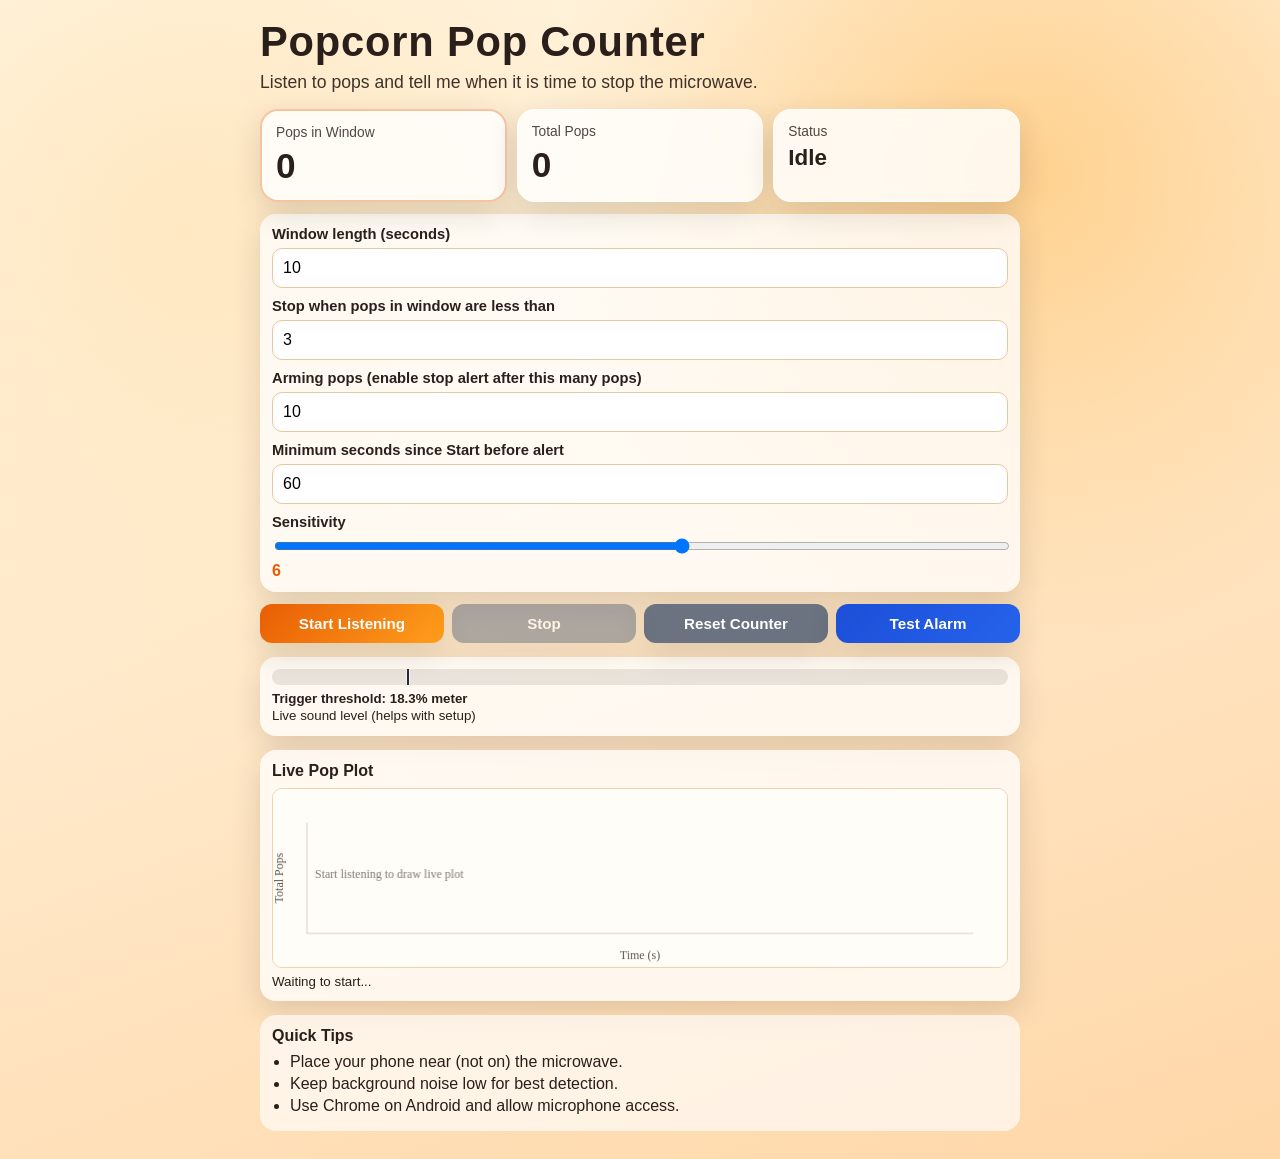
<file: index.html>
<!DOCTYPE html>
<html lang="en">
<head>
  <meta charset="UTF-8" />
  <meta name="viewport" content="width=device-width, initial-scale=1.0, viewport-fit=cover" />
  <title>Popcorn Pop Counter</title>
  <link rel="stylesheet" href="style.css" />
</head>
<body>
  <main class="app">
    <header class="hero">
      <h1>Popcorn Pop Counter</h1>
      <p>Listen to pops and tell me when it is time to stop the microwave.</p>
    </header>

    <section class="stats" aria-live="polite">
      <article class="card primary">
        <span class="label">Pops in Window</span>
        <span id="windowCount" class="value">0</span>
      </article>
      <article class="card">
        <span class="label">Total Pops</span>
        <span id="totalCount" class="value">0</span>
      </article>
      <article class="card">
        <span class="label">Status</span>
        <span id="statusText" class="value status">Idle</span>
      </article>
    </section>

    <section class="controls" aria-label="Detection controls">
      <div class="control">
        <label for="windowSeconds">Window length (seconds)</label>
        <input id="windowSeconds" type="number" min="5" max="30" value="10" />
      </div>
      <div class="control">
        <label for="stopThreshold">Stop when pops in window are less than</label>
        <input id="stopThreshold" type="number" min="1" max="20" value="3" />
      </div>
      <div class="control">
        <label for="armingPops">Arming pops (enable stop alert after this many pops)</label>
        <input id="armingPops" type="number" min="1" max="50" value="10" />
      </div>
      <div class="control">
        <label for="minSecondsSinceStart">Minimum seconds since Start before alert</label>
        <input id="minSecondsSinceStart" type="number" min="10" max="300" value="60" />
      </div>
      <div class="control">
        <label for="sensitivity">Sensitivity</label>
        <input id="sensitivity" type="range" min="1" max="10" value="6" />
        <output id="sensitivityValue" for="sensitivity">6</output>
      </div>
    </section>

    <section class="actions">
      <button id="startBtn" class="btn start">Start Listening</button>
      <button id="stopBtn" class="btn" disabled>Stop</button>
      <button id="resetBtn" class="btn">Reset Counter</button>
      <button id="testAlarmBtn" class="btn test">Test Alarm</button>
    </section>

    <section class="meter" aria-label="Current sound meter">
      <div class="meter-track">
        <div id="meterFill" class="meter-fill"></div>
        <div id="thresholdLine" class="threshold-line" aria-hidden="true"></div>
      </div>
      <small id="thresholdMeta">Trigger threshold: --</small>
      <small>Live sound level (helps with setup)</small>
    </section>

    <section class="chart" aria-label="Live pop history">
      <h2>Live Pop Plot</h2>
      <canvas id="popChart" height="180"></canvas>
      <small id="chartMeta">Waiting to start...</small>
    </section>

    <section id="alertBox" class="alert" hidden>
      <strong>Time to stop!</strong>
      <p>Pop rate dropped below your threshold.</p>
      <button id="silenceAlarmBtn" class="btn silence">Silence Alarm</button>
    </section>

    <footer class="tips">
      <h2>Quick Tips</h2>
      <ul>
        <li>Place your phone near (not on) the microwave.</li>
        <li>Keep background noise low for best detection.</li>
        <li>Use Chrome on Android and allow microphone access.</li>
      </ul>
    </footer>
  </main>

  <script src="app.js"></script>
</body>
</html>
</file>
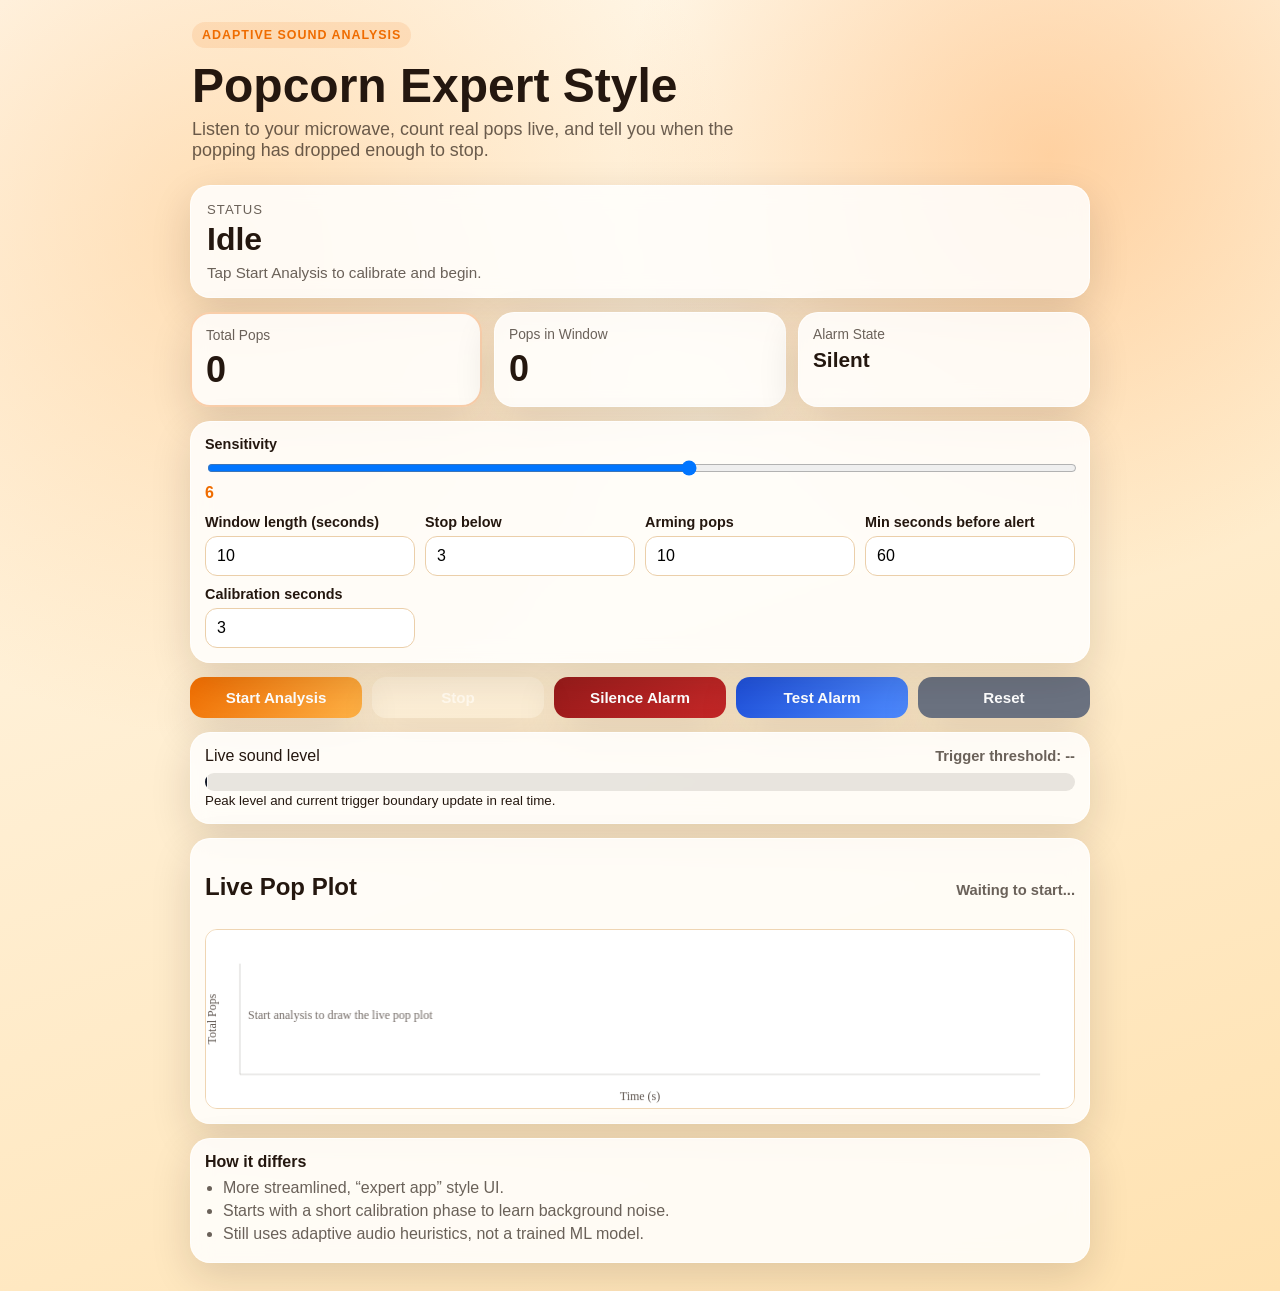
<file: popcorn_expert_like/index.html>
<!DOCTYPE html>
<html lang="en">
<head>
  <meta charset="UTF-8" />
  <meta name="viewport" content="width=device-width, initial-scale=1.0, viewport-fit=cover" />
  <title>Popcorn Expert Style</title>
  <link rel="stylesheet" href="style.css" />
</head>
<body>
  <main class="app">
    <section class="hero">
      <div class="eyebrow">Adaptive sound analysis</div>
      <h1>Popcorn Expert Style</h1>
      <p class="lede">Listen to your microwave, count real pops live, and tell you when the popping has dropped enough to stop.</p>
    </section>

    <section class="status-panel" aria-live="polite">
      <div class="status-label">Status</div>
      <div id="statusText" class="status-value">Idle</div>
      <div id="statusHint" class="status-hint">Tap Start Analysis to calibrate and begin.</div>
    </section>

    <section class="stats" aria-live="polite">
      <article class="card accent">
        <span class="label">Total Pops</span>
        <span id="totalCount" class="value">0</span>
      </article>
      <article class="card">
        <span class="label">Pops in Window</span>
        <span id="windowCount" class="value">0</span>
      </article>
      <article class="card">
        <span class="label">Alarm State</span>
        <span id="alarmState" class="value small">Silent</span>
      </article>
    </section>

    <section class="controls" aria-label="Detection controls">
      <div class="control">
        <label for="sensitivity">Sensitivity</label>
        <input id="sensitivity" type="range" min="1" max="10" value="6" />
        <output id="sensitivityValue" for="sensitivity">6</output>
      </div>
      <div class="control-grid">
        <div class="control">
          <label for="windowSeconds">Window length (seconds)</label>
          <input id="windowSeconds" type="number" min="5" max="30" value="10" />
        </div>
        <div class="control">
          <label for="stopThreshold">Stop below</label>
          <input id="stopThreshold" type="number" min="1" max="20" value="3" />
        </div>
        <div class="control">
          <label for="armingPops">Arming pops</label>
          <input id="armingPops" type="number" min="1" max="50" value="10" />
        </div>
        <div class="control">
          <label for="minSecondsSinceStart">Min seconds before alert</label>
          <input id="minSecondsSinceStart" type="number" min="10" max="300" value="60" />
        </div>
        <div class="control">
          <label for="calibrationSeconds">Calibration seconds</label>
          <input id="calibrationSeconds" type="number" min="2" max="10" value="3" />
        </div>
      </div>
    </section>

    <section class="actions">
      <button id="startBtn" class="btn start">Start Analysis</button>
      <button id="stopBtn" class="btn" disabled>Stop</button>
      <button id="silenceAlarmBtn" class="btn alarm">Silence Alarm</button>
      <button id="testAlarmBtn" class="btn test">Test Alarm</button>
      <button id="resetBtn" class="btn ghost">Reset</button>
    </section>

    <section class="meter-card" aria-label="Live sound level">
      <div class="meter-header">
        <span>Live sound level</span>
        <span id="thresholdMeta">Trigger threshold: --</span>
      </div>
      <div class="meter-track">
        <div id="meterFill" class="meter-fill"></div>
        <div id="thresholdLine" class="threshold-line" aria-hidden="true"></div>
      </div>
      <small>Peak level and current trigger boundary update in real time.</small>
    </section>

    <section class="chart-card" aria-label="Live pop history">
      <div class="chart-header">
        <h2>Live Pop Plot</h2>
        <span id="chartMeta">Waiting to start...</span>
      </div>
      <canvas id="popChart" height="180"></canvas>
    </section>

    <section id="alertBox" class="alert" hidden>
      <strong>Best time to stop</strong>
      <p>The pop rate has dropped below your threshold.</p>
      <button id="silenceAlertBtn" class="btn alarm full">Silence Alarm</button>
    </section>

    <section class="tips">
      <h2>How it differs</h2>
      <ul>
        <li>More streamlined, “expert app” style UI.</li>
        <li>Starts with a short calibration phase to learn background noise.</li>
        <li>Still uses adaptive audio heuristics, not a trained ML model.</li>
      </ul>
    </section>
  </main>

  <script src="app.js"></script>
</body>
</html>
</file>
<file: style.css>
:root {
  --bg-1: #fff8e7;
  --bg-2: #ffd7a8;
  --ink: #2a1f1a;
  --accent: #e85d04;
  --accent-2: #ff9f1c;
  --ok: #2a9d8f;
  --warn: #d62828;
  --card: rgba(255, 255, 255, 0.82);
  --shadow: 0 10px 30px rgba(42, 31, 26, 0.15);
}

* {
  box-sizing: border-box;
}

body {
  margin: 0;
  min-height: 100dvh;
  font-family: "Segoe UI", "Trebuchet MS", "Gill Sans", sans-serif;
  color: var(--ink);
  background:
    radial-gradient(circle at 15% 20%, #ffe8c2 0%, transparent 38%),
    radial-gradient(circle at 80% 15%, #ffd18f 0%, transparent 34%),
    linear-gradient(160deg, var(--bg-1), var(--bg-2));
  padding: 18px 14px 28px;
}

.app {
  max-width: 760px;
  margin: 0 auto;
}

.hero h1 {
  margin: 0;
  font-size: clamp(1.7rem, 4.5vw, 2.6rem);
  letter-spacing: 0.02em;
}

.hero p {
  margin: 6px 0 16px;
  font-size: clamp(0.95rem, 2.8vw, 1.1rem);
  opacity: 0.9;
}

.stats {
  display: grid;
  grid-template-columns: repeat(auto-fit, minmax(150px, 1fr));
  gap: 10px;
}

.card {
  background: var(--card);
  border: 1px solid rgba(255, 255, 255, 0.65);
  border-radius: 18px;
  padding: 14px;
  box-shadow: var(--shadow);
  backdrop-filter: blur(8px);
}

.card.primary {
  border: 2px solid rgba(232, 93, 4, 0.35);
}

.label {
  display: block;
  font-size: 0.86rem;
  opacity: 0.82;
}

.value {
  display: block;
  margin-top: 6px;
  font-size: clamp(1.35rem, 5vw, 2.2rem);
  font-weight: 800;
}

.status {
  font-size: clamp(1.05rem, 3vw, 1.4rem);
}

.controls {
  margin-top: 12px;
  padding: 12px;
  border-radius: 16px;
  background: rgba(255, 255, 255, 0.75);
  box-shadow: var(--shadow);
}

.control {
  display: grid;
  gap: 6px;
  margin-bottom: 10px;
}

.control:last-child {
  margin-bottom: 0;
}

label {
  font-size: 0.92rem;
  font-weight: 600;
}

input[type="number"],
input[type="range"] {
  width: 100%;
}

input[type="number"] {
  border: 1px solid #e8c79f;
  border-radius: 10px;
  padding: 10px;
  font-size: 1rem;
}

output {
  font-weight: 700;
  color: var(--accent);
}

.actions {
  margin-top: 12px;
  display: grid;
  grid-template-columns: repeat(4, minmax(0, 1fr));
  gap: 8px;
}

.btn {
  appearance: none;
  border: none;
  border-radius: 12px;
  padding: 11px 12px;
  font-weight: 700;
  font-size: 0.95rem;
  color: #fff;
  background: #6b7280;
  box-shadow: var(--shadow);
}

.btn.start {
  background: linear-gradient(135deg, var(--accent), var(--accent-2));
}

.btn.test {
  background: linear-gradient(135deg, #1d4ed8, #2563eb);
}

.btn:disabled {
  opacity: 0.55;
}

.meter {
  margin-top: 14px;
  padding: 12px;
  border-radius: 16px;
  background: rgba(255, 255, 255, 0.75);
  box-shadow: var(--shadow);
}

.chart {
  margin-top: 14px;
  padding: 12px;
  border-radius: 16px;
  background: rgba(255, 255, 255, 0.75);
  box-shadow: var(--shadow);
}

.chart h2 {
  margin: 0 0 8px;
  font-size: 1rem;
}

#popChart {
  width: 100%;
  height: 180px;
  border-radius: 10px;
  background: rgba(255, 255, 255, 0.8);
  border: 1px solid #f1d2ad;
  display: block;
}

#chartMeta {
  display: block;
  margin-top: 6px;
}

.meter-track {
  position: relative;
  width: 100%;
  height: 16px;
  border-radius: 999px;
  overflow: hidden;
  background: rgba(42, 31, 26, 0.1);
}

.meter-fill {
  width: 0%;
  height: 100%;
  background: linear-gradient(90deg, var(--ok), var(--accent), var(--warn));
  transition: width 120ms linear;
}

.threshold-line {
  position: absolute;
  top: 0;
  bottom: 0;
  left: 0%;
  width: 2px;
  background: #1f2937;
  box-shadow: 0 0 0 1px rgba(255, 255, 255, 0.6);
  z-index: 2;
}

#thresholdMeta {
  display: block;
  margin-top: 6px;
  font-weight: 600;
}

.alert {
  margin-top: 14px;
  border-radius: 16px;
  padding: 12px;
  background: #fff3f3;
  border: 2px solid #ffb3b3;
  animation: pulse 1.25s infinite;
}

.btn.silence {
  margin-top: 8px;
  width: 100%;
  background: linear-gradient(135deg, #b91c1c, #dc2626);
}

@keyframes pulse {
  0% {
    transform: scale(1);
  }
  50% {
    transform: scale(1.01);
  }
  100% {
    transform: scale(1);
  }
}

.tips {
  margin-top: 14px;
  padding: 12px;
  border-radius: 16px;
  background: rgba(255, 255, 255, 0.65);
}

.tips h2 {
  margin: 0 0 8px;
  font-size: 1rem;
}

.tips ul {
  margin: 0;
  padding-left: 18px;
}

.tips li {
  margin: 4px 0;
}

@media (max-width: 560px) {
  .actions {
    grid-template-columns: 1fr;
  }
}
</file>
<file: popcorn_expert_like/style.css>
:root {
  --bg-1: #fff9ee;
  --bg-2: #ffe2b1;
  --panel: rgba(255, 255, 255, 0.84);
  --ink: #24170f;
  --muted: rgba(36, 23, 15, 0.68);
  --accent: #ef6c00;
  --accent-2: #ffb347;
  --danger: #c62828;
  --cool: #1d4ed8;
  --shadow: 0 14px 40px rgba(36, 23, 15, 0.14);
}

* { box-sizing: border-box; }

body {
  margin: 0;
  min-height: 100dvh;
  color: var(--ink);
  font-family: "Segoe UI", "Trebuchet MS", "Gill Sans", sans-serif;
  background:
    radial-gradient(circle at 18% 18%, rgba(255, 193, 123, 0.45), transparent 34%),
    radial-gradient(circle at 82% 12%, rgba(255, 160, 74, 0.4), transparent 28%),
    linear-gradient(160deg, var(--bg-1), var(--bg-2));
  padding: 18px 14px 28px;
}

.app {
  max-width: 900px;
  margin: 0 auto;
}

.hero {
  padding: 4px 2px 14px;
}

.eyebrow {
  display: inline-block;
  padding: 6px 10px;
  border-radius: 999px;
  background: rgba(239, 108, 0, 0.12);
  color: var(--accent);
  font-size: 0.78rem;
  font-weight: 800;
  text-transform: uppercase;
  letter-spacing: 0.08em;
}

.hero h1 {
  margin: 10px 0 6px;
  font-size: clamp(1.9rem, 5vw, 3rem);
}

.lede {
  margin: 0;
  max-width: 60ch;
  font-size: clamp(1rem, 2.6vw, 1.12rem);
  color: var(--muted);
}

.status-panel,
.card,
.controls,
.meter-card,
.chart-card,
.alert,
.tips {
  background: var(--panel);
  border: 1px solid rgba(255, 255, 255, 0.7);
  border-radius: 20px;
  box-shadow: var(--shadow);
  backdrop-filter: blur(10px);
}

.status-panel {
  padding: 16px;
  margin-top: 10px;
}

.status-label {
  font-size: 0.82rem;
  text-transform: uppercase;
  letter-spacing: 0.08em;
  color: var(--muted);
}

.status-value {
  font-size: clamp(1.5rem, 4vw, 2rem);
  font-weight: 800;
  margin-top: 4px;
}

.status-hint {
  margin-top: 6px;
  color: var(--muted);
  font-size: 0.95rem;
}

.stats {
  display: grid;
  grid-template-columns: repeat(auto-fit, minmax(170px, 1fr));
  gap: 12px;
  margin-top: 14px;
}

.card {
  padding: 14px;
}

.card.accent {
  border: 2px solid rgba(239, 108, 0, 0.3);
}

.label {
  display: block;
  font-size: 0.86rem;
  color: var(--muted);
}

.value {
  display: block;
  margin-top: 6px;
  font-size: clamp(1.5rem, 4.5vw, 2.25rem);
  font-weight: 800;
}

.value.small {
  font-size: clamp(1rem, 3vw, 1.3rem);
}

.controls {
  margin-top: 14px;
  padding: 14px;
}

.control-grid {
  display: grid;
  grid-template-columns: repeat(auto-fit, minmax(170px, 1fr));
  gap: 10px;
  margin-top: 12px;
}

.control {
  display: grid;
  gap: 6px;
}

label {
  font-size: 0.9rem;
  font-weight: 700;
}

input[type="number"],
input[type="range"] {
  width: 100%;
}

input[type="number"] {
  border: 1px solid #ebcfaa;
  border-radius: 12px;
  padding: 10px 11px;
  font-size: 1rem;
}

output {
  color: var(--accent);
  font-weight: 800;
}

.actions {
  margin-top: 14px;
  display: grid;
  grid-template-columns: repeat(auto-fit, minmax(140px, 1fr));
  gap: 10px;
}

.btn {
  border: none;
  border-radius: 14px;
  padding: 12px 14px;
  color: #fff;
  font-weight: 800;
  font-size: 0.95rem;
  box-shadow: var(--shadow);
}

.btn.start { background: linear-gradient(135deg, var(--accent), var(--accent-2)); }
.btn.test { background: linear-gradient(135deg, var(--cool), #4f8cff); }
.btn.alarm { background: linear-gradient(135deg, #991b1b, var(--danger)); }
.btn.ghost { background: #6b7280; }
.btn:disabled { opacity: 0.6; }
.btn.full { width: 100%; }

.meter-card,
.chart-card,
.alert,
.tips {
  margin-top: 14px;
  padding: 14px;
}

.meter-header,
.chart-header {
  display: flex;
  justify-content: space-between;
  gap: 10px;
  align-items: baseline;
  flex-wrap: wrap;
  margin-bottom: 8px;
}

.meter-header span:last-child,
.chart-header span {
  color: var(--muted);
  font-size: 0.92rem;
  font-weight: 700;
}

.meter-track {
  position: relative;
  width: 100%;
  height: 18px;
  border-radius: 999px;
  overflow: hidden;
  background: rgba(36, 23, 15, 0.1);
}

.meter-fill {
  width: 0%;
  height: 100%;
  background: linear-gradient(90deg, #2a9d8f, var(--accent), var(--danger));
  transition: width 100ms linear;
}

.threshold-line {
  position: absolute;
  top: 0;
  bottom: 0;
  width: 2px;
  background: #111827;
  box-shadow: 0 0 0 1px rgba(255, 255, 255, 0.6);
}

#popChart {
  width: 100%;
  height: 180px;
  display: block;
  border-radius: 12px;
  border: 1px solid #efd5b3;
  background: rgba(255, 255, 255, 0.75);
}

.alert {
  border: 2px solid rgba(198, 40, 40, 0.28);
  animation: pulse 1.2s infinite;
}

@keyframes pulse {
  0%, 100% { transform: scale(1); }
  50% { transform: scale(1.01); }
}

.tips h2 {
  margin: 0 0 8px;
  font-size: 1rem;
}

.tips ul {
  margin: 0;
  padding-left: 18px;
}

.tips li {
  margin: 5px 0;
  color: var(--muted);
}

@media (max-width: 560px) {
  body { padding: 14px 10px 22px; }
  .actions { grid-template-columns: 1fr 1fr; }
}
</file>
